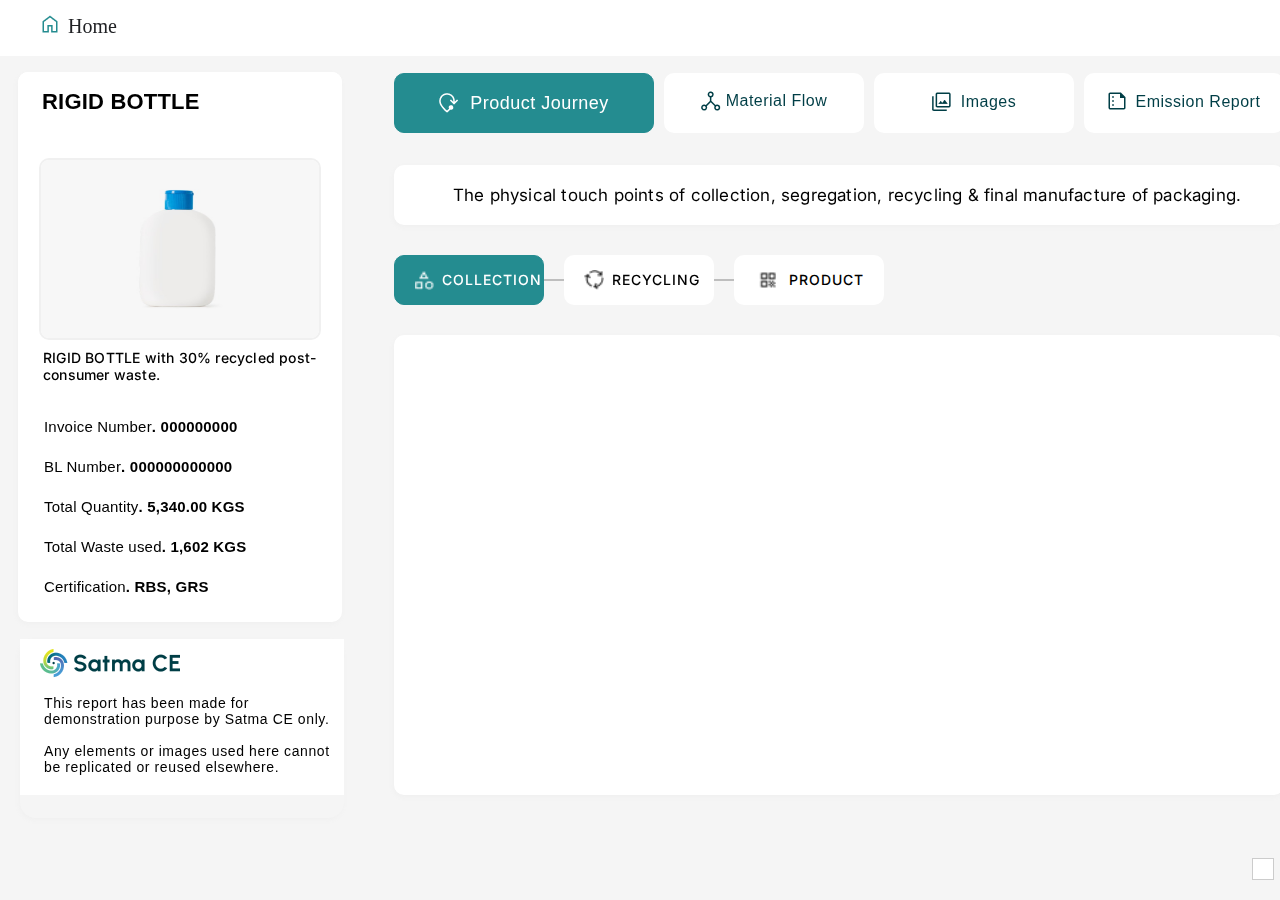
<file: index.html>
<!DOCTYPE html>
<html lang="en">

<head>
    <meta charset="UTF-8">
    <meta name="viewport" content="width=device-width, initial-scale=1.0">
    <meta http-equiv="Content-Type" content="text/html; charset=utf-8">
    <title>Satma CE | Mumbai</title>


    <!-- gooogle font -->
    <link rel="preconnect" href="https://fonts.googleapis.com">
    <link rel="preconnect" href="https://fonts.gstatic.com" crossorigin>
    <link href="https://fonts.googleapis.com/css2?family=Inter:wght@400;600&display=swap" rel="stylesheet">
    <!-- External/Main CSS -->
    <link rel="stylesheet" href="./assets/css/style.css">
    <!-- Favicon -->
    <link rel="shortcut icon" href="./assets/images/favicon.png" type="image/x-icon">
    <!-- MapBox GL CSS -->
    <link rel="stylesheet" href="https://api.mapbox.com/mapbox-gl-js/v2.14.1/mapbox-gl.css">
</head>

<body>
    <div class="nav-bar">
        <a href="https://staging.satmace.com/organisation/dashboard">
            <div type="button" class="nav-button">
                <img src="assets\images\gallery\HOME-icon.png" alt="Plastic Bags" id="imagePlasticBags1"> &nbsp;Home
            </div>
        </a>
    </div>

    <main class="website-container">


        <!-- Left Side Panel -->
        <div class="company-logo">
            <a href="https://staging.satmace.com/organisation/dashboard">
                <div type="button" class="btn-click1 ">
                    <img src="assets\images\gallery\HOME-icon.png" alt="Plastic Bags" id="imagePlasticBags1">Home
                </div>
            </a>
            <a href="SATMA CE.pdf" download id="downloadLink"><img src="assets\images\gallery\Download-icon.png"
                    alt="HamBurger Icon" id="hamburgerIcon"></a>
        </div>

        <div class="sidePanelInfo">
            <!-- Company information - top -->
            <!-- <div class="company-info-container">
                <div class="company-logo">
                    <img src="./assets/images/company-logo.png" alt="Satma CE Logo" id="imageLogo">
                    <a href="SATMA CE.pdf" download id="downloadLink"><img src="./assets/images/hamburger-icon.png" alt="HamBurger Icon" id="hamburgerIcon"></a>
                </div>
    
                <div class="company-description">
                    <p id="description-text">This report has been made for demonstration purpose by Satma CE only.
                        <br><br>Any elements or images used here cannot be replicated or reused elsewhere.</p>
                </div>
            </div> -->


            <!-- product information - bottom -->
            <div class="product-info-container">
                <div class="product-title">
                    <span id="pt-title">RIGID BOTTLE</span><span id="pt-company"></span>
                </div>
                <img src="assets\images\product.jpeg" alt="Plastic Bags" id="imageBags">
                <!-- <img src="./assets/images/recycle-workers.png" alt="Recycle Workers" id="imageRecycle"> -->

                <p id="pt-description">RIGID BOTTLE with 30% recycled post-consumer waste.</p>
                <div class="product-info">

                    <div class="company-info">
                        <p>Invoice Number<b>. 000000000</b> </p>
                    </div>
                    <div class="company-info">
                        <p>BL Number<b>. 000000000000</b> </p>
                    </div>
                    <div class="company-info">
                        <p>Total Quantity<b>. 5,340.00 KGS</b> </p>
                    </div>
                    <div class="company-info">
                        <p>Total Waste used<b>. 1,602 KGS</b> </p>
                    </div>
                    <div class="company-info">
                        <p>Certification<b>. RBS, GRS</b> </p>
                    </div>

                    <!-- <p>Invoice Number : <b> 000000000</b> </p>
                        <p>BL Number : <b>000000000000</b> </p>
                        <p>Total Quantity : <b>5,340.00 KGS</b> </p>
                        <p>Total Waste used : <b>1,602 KGS</b> </p> -->
                </div>
                <!-- <img src="assets\images\product.jpeg" alt="Plastic Bags" id="imageBags"> -->
            </div>

            <div class="company-info-container">
                <div class="company-logo1 ">
                    <img src="assets\images\Satma-Logo.png" alt="Plastic Bags" id="imagePlasticBags1">
                    <a href="SATMA CE.pdf" download id="downloadLink"><img src="./assets/images/hamburger-icon.png"
                            alt="HamBurger Icon" id="hamburgerIcon"></a>
                </div>

                <div class="company-description">
                    <p id="description-text">This report has been made for demonstration purpose by Satma CE only.
                        <br><br>Any elements or images used here cannot be replicated or reused elsewhere.
                    </p>
                </div>
            </div>
        </div>


        <!-- Product description mobile -->
        <div class="product-description-mobile">
            <div class="product-image-content">
                <img src="assets\images\product.jpeg" alt="Plastic Bags" id="imagePlasticBags">
            </div>
            <div class="product-info-content">
                <div class="title-info">
                    <span id="pt-title-info"> RIGID BOTTLE</span><span id="pt-code"></span>
                </div>
                <div class="description-info">
                    <p class="pt-info">Waste Used <br>30% HDPE</p>
                </div>
            </div>
        </div>

        <!-- Right Side Panel -->
        <div class="sidePanelProduct">
            <!-- Pages listing -->
            <div class="product-workflow-container">

                <a class="product-content active">
                    <!-- <div> -->
                    <!-- class="product-workflow-title" -->
                    <div class="icon-color active" id="icon-color">
                        <article class="icon-container"><img src="assets\images\gallery\product-journey.png" alt=""
                                class="default-icon"><img src="assets\images\gallery\Vectorproduct-white.png" alt=""
                                class="active-icon">&nbsp; Product Journey
                        </article>
                        <!-- </div> -->
                    </div>
                    <!-- <div class="product-workflow-description">
                        <p>The physical touch points of collection, segregation, recycling & final manufacture of
                            packaging.</p>
                    </div> -->
                </a>

                <a href="./material.html" class="product-content">
                    <div class="product-workflow-title">
                        <div class="icon-color" id="icon-color">
                            <article class="icon-container"><img src="assets\images\gallery\material-flow.png" alt=""
                                    class="default-icon">
                                <img src="assets\images\gallery\Vectormaterial-flow-white'.png" alt=""
                                    class="active-icon"> &nbsp;Material Flow
                            </article>
                        </div>
                    </div>
                    <!-- <div class="product-workflow-description">
                        <p>Flow of waste material from the point of collection to development of final invoiced
                            packaging.</p>
                    </div> -->
                </a>

                <a href="./images.html" class="product-content">
                    <div class="product-workflow-title">
                        <div class="icon-color" id="icon-color">
                            <article class="icon-container"><img src="assets\images\gallery\image-flow.png" alt=""
                                    class="default-icon">
                                <img src="assets\images\gallery\Vectorimage-white.png" alt="" class="active-icon">&nbsp;
                                Images
                            </article>
                        </div>
                    </div>
                    <!-- <div class="product-workflow-description">
                        <p>The images at every touch point from collection of waste to manufacture of final
                            product/packaging made from waste.</p>
                    </div> -->
                </a>

                <a href="./report.html" class="product-content">
                    <div class="product-workflow-title">
                        <div class="icon-color" id="icon-color">
                            <article class="icon-container"><img src="assets\images\gallery\emisson-report.png" alt=""
                                    class="default-icon">
                                <img src="assets\images\gallery\Vectoremisson-white.png" alt=""
                                    class="active-icon">&nbsp; Emission Report
                            </article>
                        </div>
                    </div>
                    <!-- <div class="product-workflow-description">
                        <p>Tracking environmental impact with Satma CE's powerful analytics</p>
                    </div> -->
                </a>

            </div>

            <div class="product-map-info">
                <p>The physical touch points of collection, segregation, recycling & final manufacture of packaging.</p>
            </div>

            <!-- buttons mapping -->
            <div class="map-button-container">
                <!-- Progress Bar -->
                <div class="progress-bar-container">

                    <!-- Buttons -->
                    <div class="buttons-container" id="btn1">
                        <div type="button" class="btn-click active" data="1">

                            <img src="assets\images\gallery\collection.png" alt="Collection Icon"
                                class="btn-icons default-icon"><img
                                src="assets\images\gallery\Vectorcollection-white.png" alt=""
                                class="btn-icons active-icon">Collection

                        </div>

                    </div>

                    <!-- <div class="buttons-container">
                        <button type="button" class="btn-click" data="2">
                            <img src="./assets/images/segregation-icon.png" alt="Collection Icon" class="btn-icons">
                        </button>
                        <label class="btn-text">Segregation</label>
                         </div> -->

                    <div class="buttons-container" data="3">
                        <div type="button" class="btn-click" data="3">
                            <img src="assets\images\gallery\recycling.png" alt="Collection Icon"
                                class="btn-icons default-icon"><img src="assets\images\gallery\Vectorrecycle-white.png"
                                alt="" class="btn-icons active-icon">
                            Recycling
                        </div>
                    </div>

                    <div class="buttons-container" data="4">
                        <div type="button" class="btn-click" data="4">
                            <img src="assets\images\gallery\product.png" alt="Collection Icon "
                                class="btn-icons default-icon"><img src="assets\images\gallery\product-white.png" alt=""
                                class="btn-icons active-icon">
                            Product
                        </div>

                    </div>


                </div>
            </div>

            <!-- New Map Container -->
            <div class="mapbox-container">
                <div class="map-content map-active" id="mapbox1">
                    <div id="infoBox"></div>
                </div>

                <div class="map-content map-active" id="mapbox2"></div>

                <div class="map-content map-active" id="mapbox3">
                    <div id="infoBox3"></div>
                </div>

                <div class="map-content map-active" id="mapbox4">
                    <div id="infoBox4"></div>
                </div>
            </div>

            <!-- Progress bar -->
            <div class="progressbar"></div>

        </div>
    </main>

    <!-- MapBox GL JS -->
    <script src="https://api.mapbox.com/mapbox-gl-js/v2.14.1/mapbox-gl.js" defer></script>
    <script src="./assets/js/map.js" defer></script>
    <!-- JavaScript -->
    <script src="./assets/js/script.js" defer></script>
</body>

</html>
</file>
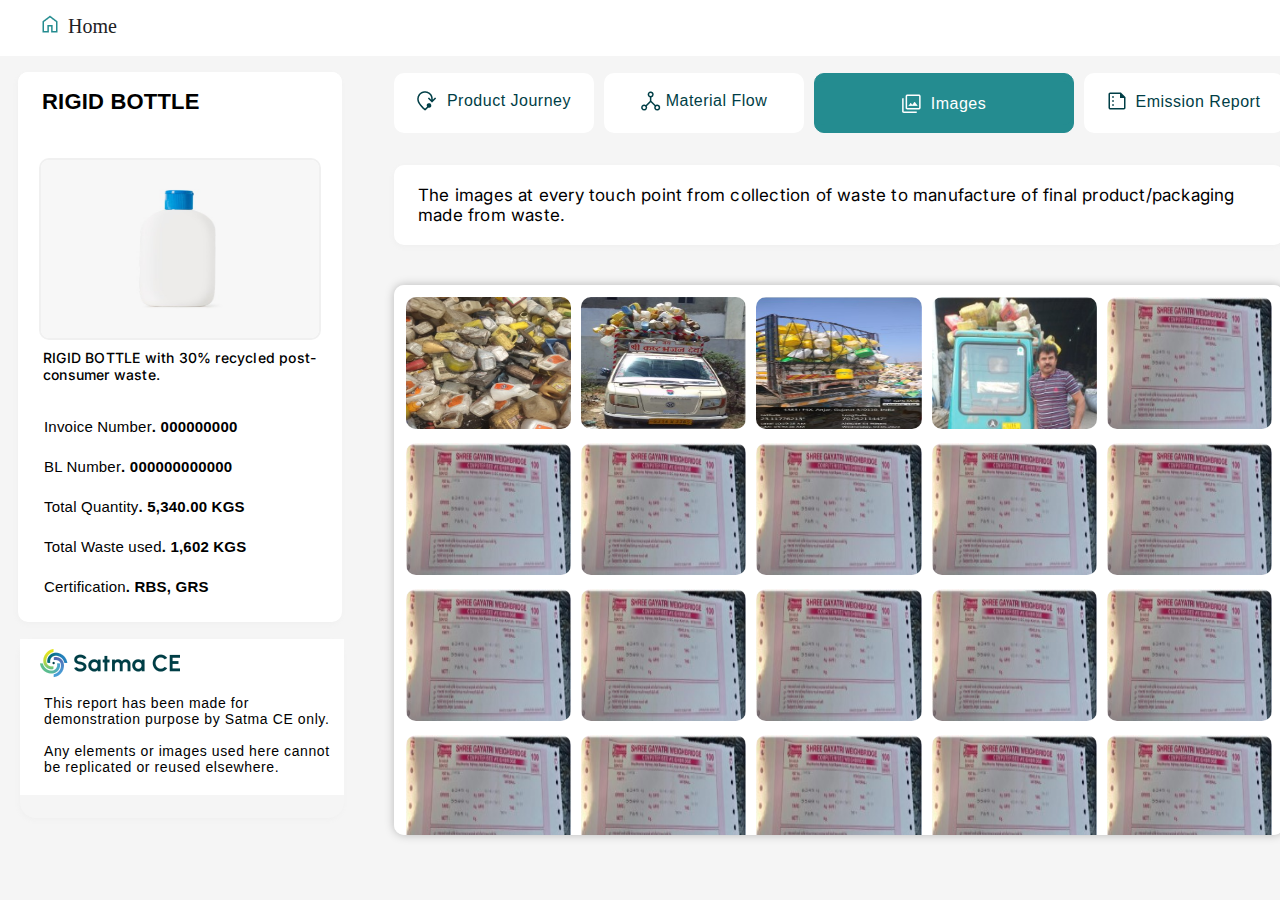
<file: images.html>
<!DOCTYPE html>
<html lang="en">

<head>
    <meta charset="UTF-8">
    <meta name="viewport" content="width=device-width, initial-scale=1.0">
    <meta http-equiv="Content-Type" content="text/html; charset=utf-8">
    <title>Satma CE | Mumbai</title>

    <link rel="preconnect" href="https://fonts.googleapis.com">
    <link rel="preconnect" href="https://fonts.gstatic.com" crossorigin>
    <link href="https://fonts.googleapis.com/css2?family=Inter:wght@400;600&display=swap" rel="stylesheet">
    <!-- External CSS -->
    <link rel="stylesheet" href="./assets/css/style.css">
    <!-- Images CSS -->
    <link rel="stylesheet" href="./assets/css/images.css">
    <!-- Favicon -->
    <link rel="shortcut icon" href="./assets/images/favicon.png" type="image/x-icon">
</head>

<body>

    <div class="nav-bar">
        <a href="https://staging.satmace.com/organisation/dashboard">
            <div type="button" class="nav-button">
                <img src="assets\images\gallery\HOME-icon.png" alt="Plastic Bags" id="imagePlasticBags1"> &nbsp;Home
            </div>
        </a>
    </div>

    <main class="website-container">

        <!-- Left Side Panel -->
        <div class="company-logo">
            <div type="button" class="btn-click1 ">
                <img src="assets\images\gallery\HOME-icon.png" alt="Plastic Bags" id="imagePlasticBags1">HOME
            </div>
            <a href="SATMA CE.pdf" download id="downloadLink"><img src="assets\images\gallery\Download-icon.png"
                    alt="HamBurger Icon" id="hamburgerIcon"></a>
        </div>

        <div class="sidePanelInfo">
            <!-- Company information - top -->
            <!-- <div class="company-info-container">
                <div class="company-logo">
                    <img src="./assets/images/company-logo.png" alt="Satma CE Logo" id="imageLogo">
                    <a href="SATMA CE.pdf" download><img src="./assets/images/hamburger-icon.png" alt="HamBurger Icon" id="hamburgerIcon"></a>
                </div>
    
                <div class="company-description">
                    <p id="description-text">This report has been made for demonstration purpose by Satma CE only.
                        <br><br>Any elements or images used here cannot be replicated or reused elsewhere.</p>
                </div>
            </div> -->

            <!-- product information - bottom -->
            <div class="product-info-container">
                <div class="product-title">
                    <span id="pt-title">RIGID BOTTLE</span><span id="pt-company"></span>
                </div>
                <img src="assets\images\product.jpeg" alt="Plastic Bags" id="imageBags">
                <!-- <img src="./assets/images/recycle-workers.png" alt="Recycle Workers" id="imageRecycle"> -->

                <p id="pt-description">RIGID BOTTLE with 30% recycled post-consumer waste.</p>
                <div class="product-info">

                    <div class="company-info">
                        <p>Invoice Number<b>. 000000000</b> </p>
                    </div>
                    <div class="company-info">
                        <p>BL Number<b>. 000000000000</b> </p>
                    </div>
                    <div class="company-info">
                        <p>Total Quantity<b>. 5,340.00 KGS</b> </p>
                    </div>
                    <div class="company-info">
                        <p>Total Waste used<b>. 1,602 KGS</b> </p>
                    </div>
                    <div class="company-info">
                        <p>Certification<b>. RBS, GRS</b> </p>
                    </div>

                    <!-- <p>Invoice Number : <b> 000000000</b> </p>
                        <p>BL Number : <b>000000000000</b> </p>
                        <p>Total Quantity : <b>5,340.00 KGS</b> </p>
                        <p>Total Waste used : <b>1,602 KGS</b> </p> -->
                </div>
                <!-- <img src="assets\images\product.jpeg" alt="Plastic Bags" id="imageBags"> -->
            </div>

            <div class="company-info-container">
                <div class="company-logo1">
                    <img src="assets\images\Satma-Logo.png" alt="Plastic Bags" id="imagePlasticBags1">
                    <a href="SATMA CE.pdf" download id="downloadLink"><img src="./assets/images/hamburger-icon.png"
                            alt="HamBurger Icon" id="hamburgerIcon"></a>
                </div>

                <div class="company-description">
                    <p id="description-text">This report has been made for demonstration purpose by Satma CE only.
                        <br><br>Any elements or images used here cannot be replicated or reused elsewhere.
                    </p>
                </div>
            </div>

        </div>

        <!-- Product description mobile -->
        <div class="product-description-mobile">
            <div class="product-image-content">
                <img src="assets\images\product.jpeg" alt="Plastic Bags" id="imagePlasticBags">
            </div>
            <div class="product-info-content">
                <div class="title-info">
                    <span id="pt-title-info"> RIGID BOTTLE</span><span id="pt-code"></span>
                </div>
                <div class="description-info">
                    <p class="pt-info">Waste Used <br>30% HDPE</p>
                </div>
            </div>
        </div>

        <!-- Right Side Panel -->
        <div class="sidePanelProduct">
            <!-- Pages listing -->
            <div class="product-workflow-container">

                <a href="./index.html" class="product-content">
                    <div class="product-workflow-title">
                        <div class="icon-color" id="icon-color">
                            <article class="icon-container">
                                <img src="assets\images\gallery\product-journey.png" alt="" class="default-icon"><img
                                    src="assets\images\gallery\Vectorproduct-white.png" alt=""
                                    class="active-icon">&nbsp;
                                Product Journey
                            </article>
                        </div>
                    </div>
                    <!-- <div class="product-workflow-description">
                        <p>The physical touch points of collection, segregation, recycling & final manufacture of packaging.</p>
                    </div> -->
                </a>

                <a href="./material.html" class="product-content">
                    <div class="product-workflow-title">
                        <div class="icon-color " id="icon-color">
                            <article class="icon-container"><img src="assets\images\gallery\material-flow.png" alt=""
                                    class="default-icon">
                                <img src="assets\images\gallery\Vectormaterial-flow-white'.png" alt=""
                                    class="active-icon"> &nbsp;Material Flow
                            </article>
                        </div>
                    </div>
                    <!-- <div class="product-workflow-description">
                        <p>Flow of waste material from the point of collection to development of final invoiced packaging.</p>
                    </div> -->
                </a>

                <a class="product-content active">
                    <div class="product-workflow-title">
                        <div class="icon-color active" id="icon-color">
                            <article class="icon-container"><img src="assets\images\gallery\image-flow.png" alt=""
                                    class="default-icon">
                                <img src="assets\images\gallery\Vectorimage-white.png" alt="" class="active-icon">&nbsp;
                                Images
                            </article>
                        </div>
                    </div>
                    <!-- <div class="product-workflow-description">
                        <p>The images at every touch point from collection of waste to manufacture of final product/packaging made from waste.</p>
                    </div> -->
                </a>

                <a href="./report.html" class="product-content">
                    <div class="product-workflow-title">
                        <div class="icon-color" id="icon-color">
                            <article class="icon-container"><img src="assets\images\gallery\emisson-report.png" alt=""
                                    class="default-icon">
                                <img src="assets\images\gallery\Vectoremisson-white.png" alt=""
                                    class="active-icon">&nbsp; Emission Report
                            </article>
                        </div>
                    </div>
                    <!-- <div class="product-workflow-description">
                        <p>Tracking environmental impact with Satma CE's powerful analytics</p>
                    </div> -->
                </a>

            </div>

            <div class="product-map-info">
                <p>The images at every touch point from collection of waste to manufacture of final product/packaging
                    made from waste.</p>
            </div>

            <!-- buttons mapping -->
            <div class="map-button-container">
                <!-- Progress Bar -->
                <div class="progress-bar-container1">

                    <!-- Buttons -->
                    <!-- <div class="buttons-container" id="btn1">
                        <button type="button" class="btn-click active" data="1">
                            <img src="./assets/images/collection-icon.png" alt="Collection Icon" class="btn-icons">
                        </button>
                        <label class="btn-text">Collection</label>
                    </div> -->

                    <!-- <div class="buttons-container">
                        <button type="button" class="btn-click" data="2">
                            <img src="./assets/images/segregation-icon.png" alt="Collection Icon" class="btn-icons">
                        </button>
                        <label class="btn-text">Segregation</label>
                    </div>
            
                    <div class="buttons-container" data="3">
                        <button type="button" class="btn-click" data="3">
                            <img src="./assets/images/recycling-icon.png" alt="Collection Icon" class="btn-icons">
                        </button>
                        <label class="btn-text">Recycling</label>
                    </div> -->

                    <!-- <div class="buttons-container" data="4">
                        <button type="button" class="btn-click" data="4">
                            <img src="./assets/images/product-icon.png" alt="Collection Icon" class="btn-icons">
                        </button>
                        <label class="btn-text">Product</label>
                    </div> -->

                </div>
            </div>

            <!-- Image Gallery -->
            <div class="image-gallery-container">
                <div class="image-content">
                    <img src="./assets/images/gallery/collection-1.jpg" alt="collection-1" class="imageGallery">
                </div>

                <div class="image-content">
                    <img src="./assets/images/gallery/collection-2.jpg" alt="collection-2" class="imageGallery">
                </div>

                <div class="image-content">
                    <img src="./assets/images/gallery/collection-3.jpg" alt="collection-3" class="imageGallery">
                </div>

                <div class="image-content">
                    <img src="./assets/images/gallery/collection-4.jpg" alt="collection-4" class="imageGallery">
                </div>

                <div class="image-content">
                    <img src="./assets/images/gallery/collection-5.jpg" alt="collection-5" class="imageGallery">
                </div>
                <div class="image-content">
                    <img src="./assets/images/gallery/collection-5.jpg" alt="collection-5" class="imageGallery">
                </div>
                <div class="image-content">
                    <img src="./assets/images/gallery/collection-5.jpg" alt="collection-5" class="imageGallery">
                </div>
                <div class="image-content">
                    <img src="./assets/images/gallery/collection-5.jpg" alt="collection-5" class="imageGallery">
                </div>
                <div class="image-content">
                    <img src="./assets/images/gallery/collection-5.jpg" alt="collection-5" class="imageGallery">
                </div>
                <div class="image-content">
                    <img src="./assets/images/gallery/collection-5.jpg" alt="collection-5" class="imageGallery">
                </div>
                <div class="image-content">
                    <img src="./assets/images/gallery/collection-5.jpg" alt="collection-5" class="imageGallery">
                </div>
                <div class="image-content">
                    <img src="./assets/images/gallery/collection-5.jpg" alt="collection-5" class="imageGallery">
                </div>
                <div class="image-content">
                    <img src="./assets/images/gallery/collection-5.jpg" alt="collection-5" class="imageGallery">
                </div>
                <div class="image-content">
                    <img src="./assets/images/gallery/collection-5.jpg" alt="collection-5" class="imageGallery">
                </div>
                <div class="image-content">
                    <img src="./assets/images/gallery/collection-5.jpg" alt="collection-5" class="imageGallery">
                </div>
                <div class="image-content">
                    <img src="./assets/images/gallery/collection-5.jpg" alt="collection-5" class="imageGallery">
                </div>
                <div class="image-content">
                    <img src="./assets/images/gallery/collection-5.jpg" alt="collection-5" class="imageGallery">
                </div>
                <div class="image-content">
                    <img src="./assets/images/gallery/collection-5.jpg" alt="collection-5" class="imageGallery">
                </div>
                <div class="image-content">
                    <img src="./assets/images/gallery/collection-5.jpg" alt="collection-5" class="imageGallery">
                </div>
                <div class="image-content">
                    <img src="./assets/images/gallery/collection-5.jpg" alt="collection-5" class="imageGallery">
                </div>
                <div class="image-content">
                    <img src="./assets/images/gallery/collection-5.jpg" alt="collection-5" class="imageGallery">
                </div>
                <div class="image-content">
                    <img src="./assets/images/gallery/collection-5.jpg" alt="collection-5" class="imageGallery">
                </div>
                <div class="image-content">
                    <img src="./assets/images/gallery/collection-5.jpg" alt="collection-5" class="imageGallery">
                </div>
                <div class="image-content">
                    <img src="./assets/images/gallery/collection-5.jpg" alt="collection-5" class="imageGallery">
                </div>
                <div class="image-content">
                    <img src="./assets/images/gallery/collection-5.jpg" alt="collection-5" class="imageGallery">
                </div>
                <!-- <div class="image-content">
                    <img src="./assets/images/gallery/collection-6.jpeg" alt="collection-5" class="imageGallery">
                </div> -->
            </div>

            <!-- Progress bar -->
            <!-- <div class="progressbar"></div> -->

        </div>
    </main>

    <!-- JavaScript -->
    <script src="./assets/js/script.js" defer></script>
</body>

</html>
</file>
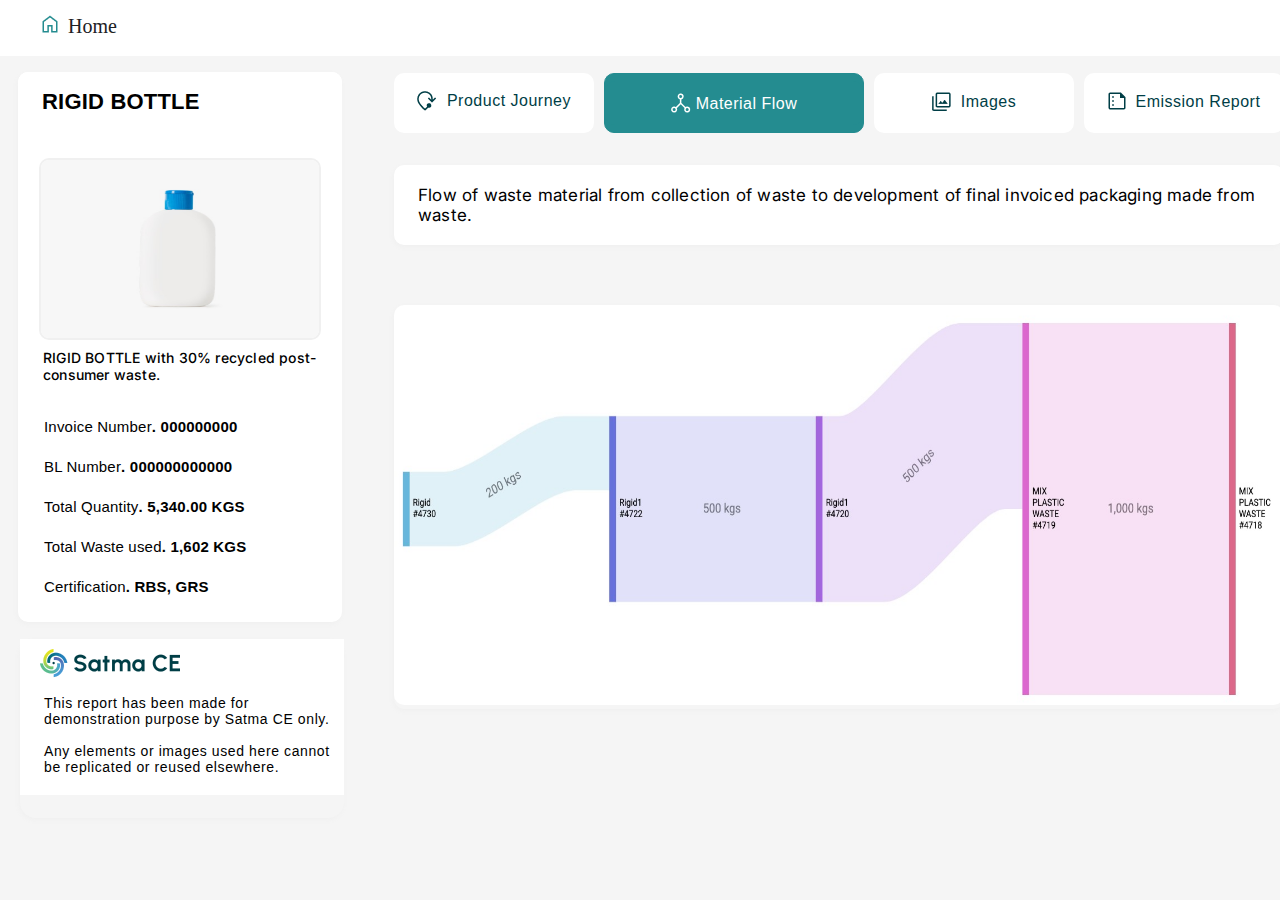
<file: material.html>
<!DOCTYPE html>
<html lang="en">

<head>
    <meta charset="UTF-8">
    <meta name="viewport" content="width=device-width, initial-scale=1.0">
    <meta http-equiv="Content-Type" content="text/html; charset=utf-8">
    <title>Satma CE | Mumbai</title>

    <link rel="preconnect" href="https://fonts.googleapis.com">
    <link rel="preconnect" href="https://fonts.gstatic.com" crossorigin>
    <link href="https://fonts.googleapis.com/css2?family=Inter:wght@400;600&display=swap" rel="stylesheet">
    <!-- External/Main CSS -->
    <link rel="stylesheet" href="./assets/css/style.css">
    <!-- Current Page CSS -->
    <link rel="stylesheet" href="./assets/css/material.css">
    <!-- Favicon -->
    <link rel="shortcut icon" href="./assets/images/favicon.png" type="image/x-icon">
</head>

<body>

    <div class="nav-bar">
        <a href="https://staging.satmace.com/organisation/dashboard">
            <div type="button" class="nav-button">
                <img src="assets\images\gallery\HOME-icon.png" alt="Plastic Bags" id="imagePlasticBags1"> &nbsp;Home
            </div>
        </a>
    </div>

    <main class="website-container">

        <div class="company-logo">
            <div type="button" class="btn-click1 ">
                <img src="assets\images\gallery\HOME-icon.png" alt="Plastic Bags" id="imagePlasticBags1">HOME
            </div>
            <a href="SATMA CE.pdf" download id="downloadLink"><img src="assets\images\gallery\Download-icon.png"
                    alt="HamBurger Icon" id="hamburgerIcon"></a>
        </div>

        <!-- Left Side Panel -->
        <div class="sidePanelInfo">
            <!-- Company information - top -->
            <!-- <div class="company-info-container">
                <div class="company-logo">
                    <img src="./assets/images/company-logo.png" alt="Satma CE Logo" id="imageLogo">
                    <a href="SATMA CE.pdf" download><img src="./assets/images/hamburger-icon.png" alt="HamBurger Icon" id="hamburgerIcon"></a>
                </div>
    
                <div class="company-description">
                    <p id="description-text">This report has been made for demonstration purpose by Satma CE only.
                        <br><br>Any elements or images used here cannot be replicated or reused elsewhere.</p>
                </div>
            </div> -->

            <!-- product information - bottom -->
            <div class="product-info-container">
                <div class="product-title">
                    <span id="pt-title">RIGID BOTTLE</span><span id="pt-company"></span>
                </div>
                <img src="assets\images\product.jpeg" alt="Plastic Bags" id="imageBags">
                <!-- <img src="./assets/images/recycle-workers.png" alt="Recycle Workers" id="imageRecycle"> -->

                <p id="pt-description">RIGID BOTTLE with 30% recycled post-consumer waste.</p>
                <div class="product-info">

                    <div class="company-info">
                        <p>Invoice Number<b>. 000000000</b> </p>
                    </div>
                    <div class="company-info">
                        <p>BL Number<b>. 000000000000</b> </p>
                    </div>
                    <div class="company-info">
                        <p>Total Quantity<b>. 5,340.00 KGS</b> </p>
                    </div>
                    <div class="company-info">
                        <p>Total Waste used<b>. 1,602 KGS</b> </p>
                    </div>
                    <div class="company-info">
                        <p>Certification<b>. RBS, GRS</b> </p>
                    </div>

                    <!-- <p>Invoice Number : <b> 000000000</b> </p>
                        <p>BL Number : <b>000000000000</b> </p>
                        <p>Total Quantity : <b>5,340.00 KGS</b> </p>
                        <p>Total Waste used : <b>1,602 KGS</b> </p> -->
                </div>
                <!-- <img src="assets\images\product.jpeg" alt="Plastic Bags" id="imageBags"> -->
            </div>

            <div class="company-info-container">
                <div class="company-logo1">
                    <img src="assets\images\Satma-Logo.png" alt="Plastic Bags" id="imagePlasticBagsq">
                    <a href="SATMA CE.pdf" download id="downloadLink"><img src="./assets/images/hamburger-icon.png"
                            alt="HamBurger Icon" id="hamburgerIcon"></a>
                </div>

                <div class="company-description">
                    <p id="description-text">This report has been made for demonstration purpose by Satma CE only.
                        <br><br>Any elements or images used here cannot be replicated or reused elsewhere.
                    </p>
                </div>
            </div>

        </div>

        <!-- Product description mobile -->
        <div class="product-description-mobile">
            <div class="product-image-content">
                <img src="assets\images\product.jpeg" alt="Plastic Bags" id="imagePlasticBags">
            </div>
            <div class="product-info-content">
                <div class="title-info">
                    <span id="pt-title-info"> RIGID BOTTLE</span><span id="pt-code"></span>
                </div>
                <div class="description-info">
                    <p class="pt-info">Waste Used <br>30 HDPE</p>
                </div>
            </div>
        </div>

        <!-- Right Side Panel -->
        <div class="sidePanelProduct">
            <!-- Pages listing -->
            <div class="product-workflow-container">

                <a href="./index.html" class="product-content">
                    <div class="product-workflow-title">
                        <div class="icon-color" id="icon-color">
                            <article class="icon-container"><img src="assets\images\gallery\product-journey.png" alt=""
                                    class="default-icon"><img src="assets\images\gallery\Vectorproduct-white.png" alt=""
                                    class="active-icon">&nbsp; Product Journey
                            </article>
                        </div>
                    </div>
                    <!-- <div class="product-workflow-description">
                        <p>The physical touch points of collection, segregation, recycling & final manufacture of packaging.</p>
                    </div> -->
                </a>

                <a class="product-content active">
                    <div class="product-workflow-title">
                        <div class="icon-color active" id="icon-color">
                            <article class="icon-container"><img src="assets\images\gallery\material-flow.png" alt=""
                                    class="default-icon">
                                <img src="assets\images\gallery\Vectormaterial-flow-white'.png" alt=""
                                    class="active-icon"> &nbsp;Material Flow
                            </article>
                        </div>
                    </div>
                    <!-- <div class="product-workflow-description">
                        <p>Flow of waste material from the point of collection to development of final invoiced packaging.</p>
                    </div> -->
                </a>

                <a href="./images.html" class="product-content">
                    <div class="product-workflow-title">
                        <div class="icon-color" id="icon-color">
                            <article class="icon-container"><img src="assets\images\gallery\image-flow.png" alt=""
                                    class="default-icon">
                                <img src="assets\images\gallery\Vectorimage-white.png" alt="" class="active-icon">&nbsp;
                                Images
                            </article>
                        </div>
                    </div>

                    <!-- <div class="product-workflow-description">
                        <p>The images at every touch point from collection of waste to manufacture of final product/packaging made from waste.</p>
                    </div> -->
                </a>

                <a href="./report.html" class="product-content">
                    <div class="product-workflow-title">
                        <div class="icon-color" id="icon-color">
                            <article class="icon-container"><img src="assets\images\gallery\emisson-report.png" alt=""
                                    class="default-icon">
                                <img src="assets\images\gallery\Vectoremisson-white.png" alt=""
                                    class="active-icon">&nbsp; Emission Report
                            </article>
                        </div>
                    </div>
                    <!-- <div class="product-workflow-description">
                        <p>Tracking environmental impact with Satma CE's powerful analytics</p>
                    </div> -->
                </a>

            </div>

            <!-- material description -->
            <!-- <div class="material-container">
                <div class="material-title">
                    <h3>Material Journey :</h3>
                </div>
                <div class="material-description">
                    <br>

                    <p>Flow of waste material from collection of waste to development of final invoiced packaging made
                        from waste.</p>
                    <br> -->
            <!-- </div> -->
            <!-- </div>  -->
            <div class="product-map-info">
                <p>Flow of waste material from collection of waste to development of final invoiced packaging made from
                    waste.</p>
            </div>

            <!-- Workflow chart -->

            <script src="//cdn.amcharts.com/lib/4/core.js"></script>
            <script src="//cdn.amcharts.com/lib/4/charts.js"></script>
            <script src="//cdn.amcharts.com/lib/4/themes/animated.js"></script>
            <script src="//cdn.amcharts.com/lib/4/themes/material.js"></script>
            <script src="//cdn.amcharts.com/lib/4/themes/dark.js"></script>
            <script src="//cdn.amcharts.com/lib/4/themes/kelly.js"></script>
            <div class="material-flow-chart">
                <!-- <div id="chartdiv imageMaterialFlow" class=" imageMaterialFlow"></div> -->
                <img src="assets\images\Material-flow.jpeg" alt="Material Flow Chart" id="imageMaterialFlow">
            </div>

        </div>
    </main>

     <!-- JavaScript -->
     <script src="./assets/js/sankey.js" defer></script>

</body>

</html>
</file>
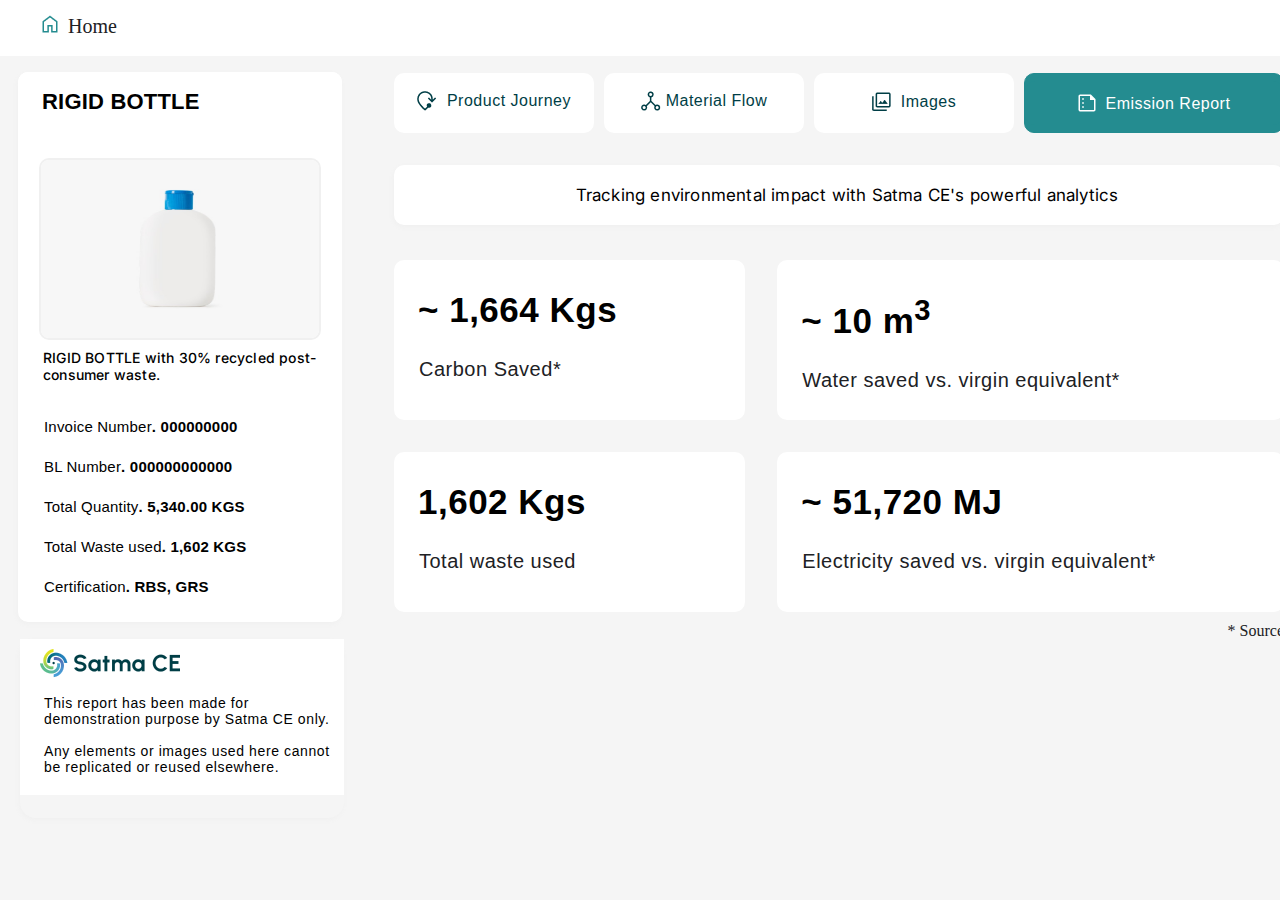
<file: report.html>
<!DOCTYPE html>
<html lang="en">

<head>
    <meta charset="UTF-8">
    <meta name="viewport" content="width=device-width, initial-scale=1.0">
    <meta http-equiv="Content-Type" content="text/html; charset=utf-8">
    <title>Satma CE | Mumbai</title>

    <link rel="preconnect" href="https://fonts.googleapis.com">
    <link rel="preconnect" href="https://fonts.gstatic.com" crossorigin>
    <link href="https://fonts.googleapis.com/css2?family=Inter:wght@400;600&display=swap" rel="stylesheet">

    <!-- External CSS -->
    <link rel="stylesheet" href="./assets/css/style.css">
    <!-- Current Page CSS -->
    <link rel="stylesheet" href="./assets/css/report.css">
    <!-- Favicon -->
    <link rel="shortcut icon" href="./assets/images/favicon.png" type="image/x-icon">
</head>

<body>

    <div class="nav-bar">
        <a href="https://staging.satmace.com/organisation/dashboard">
            <div type="button" class="nav-button">
                <img src="assets\images\gallery\HOME-icon.png" alt="Plastic Bags" id="imagePlasticBags1"> &nbsp;Home
            </div>
        </a>
    </div>
    
    <main class="website-container">

        <div class="company-logo">
            <div type="button" class="btn-click1 ">
                <img src="assets\images\gallery\HOME-icon.png" alt="Plastic Bags" id="imagePlasticBags1">HOME
            </div>
            <a href="SATMA CE.pdf" download id="downloadLink"><img src="assets\images\gallery\Download-icon.png"
                    alt="HamBurger Icon" id="hamburgerIcon"></a>
        </div>

        <!-- Left Side Panel -->
        <div class="sidePanelInfo">
            <!-- Company information - top -->
            <!-- <div class="company-info-container">
                <div class="company-logo">
                    <img src="./assets/images/company-logo.png" alt="Satma CE Logo" id="imageLogo">
                    <a href="SATMA CE.pdf" download><img src="./assets/images/hamburger-icon.png" alt="HamBurger Icon" id="hamburgerIcon"></a>
                </div>
    
                <div class="company-description">
                    <p id="description-text">This report has been made for demonstration purpose by Satma CE only.
                        <br><br>Any elements or images used here cannot be replicated or reused elsewhere.</p>
                </div>
            </div> -->

            <!-- product information - bottom -->
            <div class="product-info-container">
                <div class="product-title">
                    <span id="pt-title">RIGID BOTTLE</span><span id="pt-company"></span>
                </div>
                <img src="assets\images\product.jpeg" alt="Plastic Bags" id="imageBags">
                <!-- <img src="./assets/images/recycle-workers.png" alt="Recycle Workers" id="imageRecycle"> -->

                <p id="pt-description">RIGID BOTTLE with 30% recycled post-consumer waste.</p>
                <div class="product-info">

                    <div class="company-info">
                        <p>Invoice Number<b>. 000000000</b> </p>
                    </div>
                    <div class="company-info">
                        <p>BL Number<b>. 000000000000</b> </p>
                    </div>
                    <div class="company-info">
                        <p>Total Quantity<b>. 5,340.00 KGS</b> </p>
                    </div>
                    <div class="company-info">
                        <p>Total Waste used<b>. 1,602 KGS</b> </p>
                    </div>
                    <div class="company-info">
                        <p>Certification<b>. RBS, GRS</b> </p>
                    </div>


                </div>

            </div>
            <div class="company-info-container">
                <div class="company-logo1">
                    <img src="assets\images\Satma-Logo.png" alt="Plastic Bags" id="imagePlasticBags1">
                    <a href="SATMA CE.pdf" download id="downloadLink"><img src="./assets/images/hamburger-icon.png"
                            alt="HamBurger Icon" id="hamburgerIcon"></a>
                </div>

                <div class="company-description">
                    <p id="description-text">This report has been made for demonstration purpose by Satma CE only.
                        <br><br>Any elements or images used here cannot be replicated or reused elsewhere.
                    </p>
                </div>
            </div>

        </div>

        <!-- Product description mobile -->
        <div class="product-description-mobile">
            <div class="product-image-content">
                <img src="assets\images\product.jpeg" alt="Plastic Bags" id="imagePlasticBags">
            </div>
            <div class="product-info-content">
                <div class="title-info">
                    <span id="pt-title-info"> RIGID BOTTLE</span><span id="pt-code"> </span>
                </div>
                <div class="description-info">
                    <p class="pt-info">Waste Used <br>30% HDPE</p>
                </div>
            </div>
        </div>

        <!-- Right Side Panel -->
        <div class="sidePanelProduct">
            <!-- Pages listing -->
            <div class="product-workflow-container">

                <a href="./index.html" class="product-content">
                    <div class="product-workflow-title">
                        <div class="icon-color" id="icon-color">
                            <article class="icon-container"><img src="assets\images\gallery\product-journey.png" alt=""
                                    class="default-icon"><img src="assets\images\gallery\Vectorproduct-white.png" alt=""
                                    class="active-icon">&nbsp; Product Journey
                            </article>
                        </div>
                    </div>
                    <!-- <div class="product-workflow-description">
                        <p>The physical touch points of collection, segregation, recycling & final manufacture of packaging.</p>
                    </div> -->
                </a>

                <a href="./material.html" class="product-content">
                    <div class="product-workflow-title">
                        <div class="icon-color" id="icon-color">
                            <article class="icon-container"><img src="assets\images\gallery\material-flow.png" alt=""
                                    class="default-icon">
                                <img src="assets\images\gallery\Vectormaterial-flow-white'.png" alt=""
                                    class="active-icon"> &nbsp;Material Flow
                            </article>
                        </div>
                    </div>
                    <!-- <div class="product-workflow-description">
                        <p>Flow of waste material from the point of collection to development of final invoiced packaging.</p>
                    </div> -->
                </a>

                <a href="./images.html" class="product-content">
                    <div class="product-workflow-title">
                        <div class="icon-color" id="icon-color">
                            <article class="icon-container"><img src="assets\images\gallery\image-flow.png" alt=""
                                    class="default-icon">
                                <img src="assets\images\gallery\Vectorimage-white.png" alt="" class="active-icon">&nbsp;
                                Images
                            </article>
                        </div>
                    </div>
                    <!-- <div class="product-workflow-description">
                        <p>The images at every touch point from collection of waste to manufacture of final product/packaging made from waste.</p>
                    </div> -->
                </a>

                <a class="product-content active">
                    <div class="product-workflow-title">
                        <div class="icon-color active" id="icon-color">
                            <article class="icon-container"><img src="assets\images\gallery\emisson-report.png" alt=""
                                    class="default-icon">
                                <img src="assets\images\gallery\Vectoremisson-white.png" alt=""
                                    class="active-icon">&nbsp; Emission Report
                            </article>
                        </div>
                    </div>
                    <!-- <div class="product-workflow-description">
                        <p>Tracking environmental impact with Satma CE's powerful analytics</p>
                    </div> -->
                </a>

            </div>

            <!-- Green Environment Banner -->
            <div class="product-map-info">
                <p>Tracking environmental impact with Satma CE's powerful analytics</p>
            </div>

            <!-- Stats Report Cards -->
            <div class="stats-report-container">

                <div class="stats-card">
                    <div class="stats-number">
                        <p><b>~</b> 1,664 Kgs</p>
                    </div>
                    <div class="stats-title">
                        <p>Carbon Saved<span>*</span></p>
                    </div>

                </div>

                <div class="stats-card">
                    <div class="stats-number">
                        <p><b>~</b> 10 m<sup>3</sup> </p>
                    </div>
                    <div class="stats-title">
                        <p>Water saved vs. virgin equivalent<span>*</span></p>
                    </div>

                </div>

                <div class="stats-card">
                    <div class="stats-number">
                        <p>1,602 Kgs</p>
                    </div>
                    <div class="stats-title">
                        <p>Total waste used</p>
                    </div>

                </div>

                <div class="stats-card">
                    <div class="stats-number">
                        <p><b>~</b> 51,720 MJ</p>
                    </div>
                    <div class="stats-title">
                        <p>Electricity saved vs. virgin equivalent<span>*</span></p>
                    </div>

                </div>
            </div>
            <div class="srcLink">
                <a href="https://places.thecirculateinitiative.org/" target="_blank"> * Source </a>
            </div>

        </div>
    </main>

</body>

</html>
</file>
<file: assets/css/style.css>
* {
    margin: 0;
    padding: 0;
    box-sizing: border-box;
    /* border: 1px solid red !important; */
}

body {
    min-height: 100vh;
    /* color: #000000; */
    background-color: #F5F5F5;
    /* font-family: 'Inter', sans-serif; */
    /* Trebuchet MS */
    /* font-style: normal;
    font-weight: 400;
    line-height: 16px; */
}

.product-info {
    /* background-color: #248C90; */
    padding-top: 3px;
    padding-left: 0px;
    width: 282px;
    height: 210px;
    margin: 26px 6px 6px;
    border-radius: 10px;
}

#chartdiv {
    font-size: 12px;
    background-color: #FFFFFF;
    width: 100%;
    height: 400px;
    
  }

.product-info p {
    margin-bottom: 20px;

}

a{
    text-decoration: none;
    color:#202124;
    ;
}

/* .product-info p:hover{
    background-color: #1eb95a;
    
} */



/* .company-info:hover {
    background-color: #248C90;
    color: white;
} */

.product-content:hover {
    background-color: #D6D8DC;
    transition: 0.8s ease;
}

.btn-click:hover {
    background-color: #D6D8DC;
    transition: 0.8s ease;
}

/* information box  */
#infoBox,
#infoBox3,
#infoBox4 {
    position: absolute;
    bottom: 20px;
    right: 6px;
    background-color: white;
    padding: 10px;
    border: 1px solid #ccc;
    font-family: Arial, sans-serif;
    font-size: 14px;
    z-index: 1;
}

.srcLink {

    text-align: right;
}

a {
    text-decoration: none;
}

.marker-popup {
    max-width: 250px;
}

.marker-popup img {
    max-width: 100%;
}

/* main */
.website-container {
    display: flex;
    gap: 50px;
}

.sidePanelInfo {
    font-family: 'Urbanist', sans-serif;
    font-size: 14px;
    font-style: normal;
    font-weight: 400;
    line-height: normal;
    letter-spacing: 0.2px;
    width: 360px;
    max-width: 360px;
}

.sidePanelProduct {
    flex: 1;
    max-width: 1280px;
    margin-right: 30px;
}

/* Company information - top */
.company-info-container {

    width: 324px;
    height: 179px;
    margin: 17px 0 0 20px;
    box-shadow: rgb(240, 240, 240) -1px 2px 5px 0px;
    /* border: 1px solid #248C90; */
    border-radius: 16px;
}


.company-logo {
    display: none;
    height: 40px;
    padding: 10px 0 0 20px;
    justify-content: center;
    background: white;
    /* border: 1px solid #248C90; */
    border-radius: 16px 16px ;
}

.company-logo1 {
    height: 40px;
    padding: 10px 0 0 20px;
    justify-content: center;
    /* border-radius: 16px; */
    background: white;
    /* border: 1px solid #248C90; */
    /* border-radius: 10px; */
}

.nav-bar{
    background-color: #FFFFFF;
    height: 56px;
    display: flex;
    font-size: 20px;
    padding : 15px 10px 0 42px;
}

.nav-button:hover{
    background-color: #f0f0f0;
}

.company-info {
    height: 30px;
    background: #FFFFFF;
    /* border: 2px solid #248C90; */
    margin-bottom: 10px;
    border-radius: 10px;
    /* text-align: center; */
    padding: 6px;
    font-size: 15px;
    padding-left: 20px;
}

#imageLogo {
    width: 127px;
    height: 34px;
    margin: 16px 16px 0 24px;
}

#hamburgerIcon {
    display: none;
}

.company-description {
    background-color: #FFFFFF;
    padding: 16px 8px 20px 24px;
}

#description-text {
    font-size: 14px;
    font-weight: normal;
    letter-spacing: 0.6px;
}

/* product information - bottom */
.product-info-container {
    width: 324px;
    height: 550px;
    margin: 16px 0 17px 18px;
    /* border: 1px solid #248C90; */
    background-color: #FFFFFF;
    box-shadow: -1px 2px 5px 0px #F0F0F0;
    border-radius: 10px;
}

.product-title {
    height: 60px;
    font-family: 'Urbanist', sans-serif;
    background: #FFFFFF;
    /* border: 1px solid #248C90; */
    border-radius: 10px;
}

#pt-title {
    display: inline-block;
    
    margin: 20px 0 22px 24px;
    font-size: 22px;
    font-style: normal;
    font-weight: 700;
    line-height: 20px;
}

#pt-company {
    display: inline-block;
    margin-left: 6px;
    font-size: 12px;
}

#imageRecycle {
    width: 214px;
    height: 170px;
    margin: 43px 55px 22px;
}

#pt-description {
    font-family: 'Inter', sans-serif;
    font-style: normal;
    font-weight: 500;
    line-height: normal;
    margin: 0 25px;
    font-size: 14px;
    text-align: left;
}

#imageBags {
    width: 282px;
    height: 182px;
    margin: 26px 21px 6px;
    border-radius: 10px;
    border: 2px solid #f0f0f0;
}

/* product description - mobile */
.product-description-mobile {
    display: none;
}

/* Product workflow */
.product-workflow-container {
    font-family: 'Urbanist', sans-serif;
    font-size: 18px;
    font-style: normal;
    font-weight: 500;
    line-height: 28px;
    letter-spacing: 0.5px;
    display: inline-flex;
    justify-content: space-between;
    gap: 10px;
    margin: 17px 0 12px;
}

.product-content {
    width: 260px;
    height: 60px;
    display: flex;
    justify-content: center;
    align-items: center;
    background-color: #FFFFFF;
    color: #5F5C5C;
    /* border: 1px solid #B9B9B9; */
    border-radius: 10px;
    text-decoration: none;
}

.product-workflow-title {
    padding: 0px;
    text-align: center;
    font-weight: 500;
    /* font-family: 'Urbanist'; */
    color: #003E46;
    font-size: 18px;
    line-height: 25px;
}

.product-workflow-description {
    display: none;
}

.product-map-info {
    font-family: 'Inter', sans-serif;
    font-size: 17px;
    font-style: normal;
    font-weight: 400;
    line-height: normal;
    letter-spacing: 0.2px;
    place-items: center;
    width: 100%;
    margin-top: 20px;
    padding: 20px 8px;
    background-color: white;
    padding-left: 24px;
    box-shadow: rgb(240, 240, 240) -1px 2px 5px 0px;
    border-radius: 10px;
}

/* Active listing */
/* .product-content.active { */
.product-content.active {
    width: 260px;
    height: 60px;
    color: #FFFFFF;
    background-color: #248C90;
    border: 1px solid #248C90;
    cursor: pointer;
    /* background: rgba(241, 239, 239, 0.686275); */
}

.product-content.active .product-workflow-title {
    display: grid;
    place-items: center;
    width: 260px;
    height: 75%;
    color: white;
    margin: 0;
    border-radius: 10px;
    background: #248C90;
}

.product-content.active .product-workflow-description {
    display: none;
    place-items: center;
    width: 100%;
    height: 100%;
    padding: 0 8px;
    font-size: 10px;
    color: #5F5C5C;
    line-height: 15px;
    background: rgba(241, 239, 239, 0.686275);
    border-radius: 10px;
}

.icon-color {
    position: relative;
    display: inline-block;
    cursor: pointer;
}

.btn-click{
    position: relative;
    display: flex;
    cursor: pointer;
    align-items: center; 
    gap: 8px;
    /* padding: 10px;  */
    font-size: 14px;
}

/* Hide the active icon by default */
.icon-color .active-icon {
    display: none;
}
.btn-click .active-icon {
    display: none;
    width: 20px;
}

.icon-color.active .default-icon {
    display: none;
}
.btn-click.active .default-icon {
    display: none;
}

.icon-color.active .active-icon {
    display: inline-block;
    
}
.btn-click.active .active-icon {
    display: inline-block;
    width: 20px;
}

/* Add any styling you want, like hover effects */
/* .icon-color:hover .default-icon {
    display: none;
  }
  
  .icon-color:hover .active-icon {
    display: inline-block;
  } */


.icon-container {
    display: flex;
    align-items: center;
    /* Center vertically */
    justify-content: center;
    /* Center horizontally */
    text-align: center;
    /* Center text */
}

/* Responsive Description */
@media screen and  (min-width: 1600px) and (max-width: 2400px )   {
    body {
        font-family:  'Urbanist', sans-serif;
        font-size: 18px;
        line-height: 1.6;
      }
      .nav-bar{
        background-color: #FFFFFF;
        height: 56px;
        display: flex;
        font-size: 20px;
        padding : 15px 10px 0 100px;
    }

    .website-container {
        display: flex;
        gap: 100px;
        margin: 100px 20px  0 80px;
    }
    .product-workflow-container{
        gap: 60px;
    }
   
}

@media screen and (max-width: 1400px) {
    .product-workflow-container {
        font-family: 'Urbanist', sans-serif;
        font-size: 18px;
        font-style: normal;
        font-weight: 500;
        line-height: 28px;
        letter-spacing: 0.5px;
        width: 100%;
        overflow-x: auto;
    }

    .product-content {
        width: 200px;
        /* height: 96px; */
        font-weight: 500;
        line-height: 22px;
        text-align: center;
    }

    .product-workflow-title {
        padding: 0 12px;
        font-size: 16px;
    }

    .product-content.active .product-workflow-title {
        display: grid;
        place-items: center;
    }
}

@media screen and (max-width: 1200px) {
    .product-content.active {
        width: -moz-fit-content;
        width: fit-content;
    }

    .product-content.active .product-workflow-description {
        display: none;
    }
}

/* buttons mapping */
.map-button-container {
    width: 100%;
    /* background-color: #cfcbcb; */
    border-radius: 5px;
    /* padding: 0 10px; */
    margin: 30px auto;
    position: relative;
}

.progress-bar-container {
    font-family: 'Inter', sans-serif;
    font-size: 12px;
    font-style: normal;
    font-weight: 500;
    line-height: 16px;
    letter-spacing: 1px;
    text-transform: uppercase;
    display: inline-flex;
    justify-content: center;
    align-items: center;
    /* background-color: #B9B9B9; */
    gap: 20px;
    position: relative;
}




.progress-bar-container1 {
    display: flex;
    justify-content: center;
    align-items: center;
    gap: 320px;
    position: relative;
}

.progress-bar-container::before {
    content: '';
    border-radius: 10px;
    border: 0.5px solid #bebebe;
    position: absolute;
    top: 50%;
    left: 50%;
    transform: translate(-50%, -50%);
    /* height: 0px; */
    width: 450px;
    z-index: -5;
}

.progress-bar-container1::before {
    content: '';
    /* background-color: #B9B9B9; */
    position: absolute;
    top: 50%;
    left: 50%;
    transform: translate(-50%, -50%);
    height: 4px;
    width: 450px;
    z-index: -5;
}

.buttons-container {
    width: 150px;
    height: 50px;
    /* background: #FFFFFF; */
    /* border: 1px solid #B9B9B9; */
    /* border-radius: 10px; */
    /* box-shadow: 0px 0px 20px 5px rgba(0, 0, 0, 0.1); */
}

.btn-click {
    width: 100%;
    height: 100%;
    display: flex;
    justify-content: flex-start;
    align-items: center;
    border: transparent;
    border-radius: 10px;
    outline: transparent;
    cursor: pointer;
    padding: 20px;
    /* border: #050505 1px solid; */
    background-color: white;
    transition: #248C90 0.3s;
}

.btn-icons {
    width: 20px;
    height: 20px;
    display: block;
    margin: 0 auto;
    mix-blend-mode: luminosity;
    /* transition: mix-blend-mode .5s ease-in-out, border .5s ease-in-out; */
}

.buttons-container:first-child .btn-icons   {
    width: 20px;
    height: 20px;
}

.btn-text {
    display: block;
    margin-top: 16px;
    color: #7B7B7B;
}

/* active button */
.btn-click.active {
    background-color: #248C90;
    border: 1px solid #248C90;
    color: white;
}

.btn-click.active+.btn-text {
    color: black;
}

.btn-click.active .btn-icons {
    mix-blend-mode: normal;
    color: white;
}

/* progress bar */
.progressbar {
    position: absolute;
    top: 0;
    left: 0;
    transform: translateY(-50%);
    height: 4px;
    width: 50px;
    max-width: 490px;
    z-index: -1;
    /* background-color: #248C90; */
    transition: width .5s ease-in-out;
}

/* MapBox Container */
.mapbox-container {
    display: block;
    width: 100%;
    height: 460px;
    padding: 16px;
    margin: 17px 0 30px;
    background-color: white;
    border-radius: 10px;
    box-shadow: rgb(240, 240, 240) -1px 2px 5px 0px;
}

.map-content {
    width: 100%;
    height: 100%;
    border-radius: 10px;
    display: none;
}

.map-active {
    display: block;
}

/* Moving truck styling for text above it */
.distance {
    position: absolute;
    top: -35px;
    left: 50%;
    transform: translateX(-50%);
    font-size: 16px;
    background-color: #fff;
    padding: 5px;
    white-space: nowrap;
}

/* Mobile Responsive CSS */
@media screen and (max-width: 1000px) {

    /* website container */
    .website-container {
        display: inline;
    }

    .nav-bar{
        display: none;
    }
    .marker-popup {
        width: 40%;
        height: 40%;
    }

    .sidePanelInfo {
        font-family: 'Inter', sans-serif;
        width: 90%;
        max-width: 92%;
    }

    .sidePanelProduct {
        margin: 0 16px;
    }

    .company-logo1{
        display: none;
    }

    .icon-container {
        display: flex;
        align-items: center;
        
        /* Center vertically */
        justify-content: center;
        /* Center horizontally */
        text-align: center;
        /* Center text */
    }


    /* .material-flow-chart{
        transform: rotate(90deg);
        height: 500px   ;
    } */
    /* product info - top */
    .company-info-container {
        /* display: none; */
        width: 100%;
        height: -moz-fit-content;
        height: fit-content;
        border: 1px solid transparent;
    }

    .btn-click {
        width: 280%;
        height: 100%;
        display: flex;
        justify-content: flex-start;
        align-items: center;
        border: transparent;
        border-radius: 10px;
        outline: transparent;
        cursor: pointer;
        margin-top: 15px;
        /* padding: 15px; */
        font-size: 10px;
        padding-left: 8px;
        /* background-color: #248C90; */
        transition: #248C90 0.3s;
    }
    .btn-click1 {
        text-align: center;
        gap: 8px;
        width: 280%;
        height: 60%;
        display: flex;
        justify-content: flex-start;
        align-items: center;
        border: transparent;
        border-radius: 10px;
        outline: transparent;
        cursor: pointer;
        margin-top: 0px;
        /* padding: 15px; */
        font-size: 15px;
        padding-left: 8px;
        /* background-color: #248C90; */
        /* transition: #248C90 0.3s; */
    }


    .company-logo {
        display: flex;
        /* display: flex; */
        /* width: 300px; */
        padding-top: 20px;
        /* margin-top: 0px; */
        justify-content: space-between;
        background-color: #FFFFFF;
        /* border: 1px solid transparent; */
    }

    .company-info {
        display: flex;
        width: inherit;
        justify-content: space-between;
        /* background-color: #F5F5F5; */
        border: 1px solid transparent;
        padding: 5px;
    }



    #hamburgerIcon {
        display: block;
        width: 24px;
        height: 24px;
        padding: 2px;
        margin: -11px 13px;
        border-radius: 5px;
        /* background-color: #248C90; */
    }

    #imagePlasticBags1 {
        /* display: none; */
        width: 20px;
        height: 20px;
        margin-top: -10px;
    }

    .company-description {
        display: none;
    }

    /* company info - top */
    .company-info-container {
        margin: 16px 0 0 16px;
    }

    #imageLogo {
        margin-left: 16px;
    }

    /* product description - bottom */
    .product-info-container {
        display: inline-block;
    }

    /* product description - mobile */
    .product-description-mobile {
        display: none;
        justify-content: center;
        width: 92%;
        min-width: 300px;
        min-height: 120px;
        background: #FFFFFF;
        border: 1px solid #248C90;
        border-radius: 10px;
        margin: 16px;
    }

    .product-image-content {
        border-radius: 10px;
    }

    #imagePlasticBags {
        width: 120px;
        height: 100px;
        margin: 8px 0 8px 8px;
        border-radius: 10px;
    }

    .product-info-content {
        width: 100%;
    }

    .title-info {
        padding: 16px 0 10px 14px;
        border-bottom: 1px solid #248C90;
    }

    #pt-title-info {
        font-weight: 500;
        font-size: 15px;
        line-height: 20px;
        text-align: center;
    }

    #pt-code {
        margin-left: 6px;
        color: #248C90;
        font-weight: 500;
        font-size: 12px;
        line-height: 16px;
        text-align: center;
    }

    .pt-info {
        color: #A2A2A2;
        margin: 12px 0 0 12px;
        font-style: normal;
        font-weight: 500;
        font-size: 13.0588px;
        line-height: 18px;
    }

    /* page listing */
    .product-workflow-container {
        /* flex-wrap: wrap; */
        overflow-x: auto;
        gap: 16px;
        padding: 12px 0;
    }

    .product-workflow-container::-webkit-scrollbar {
        width: 0;
        /* hides the default scrollbar in WebKit browsers */
    }

    .product-workflow-container::-webkit-scrollbar-track {
        background-color: transparent;
        /* hides the scrollbar track */
    }

    .product-content,
    .product-content.active {
        min-width: 150px;
        height: 55px;
    }

    .product-workflow-title {
        font-weight: 500;
        font-size: 14px;
        line-height: 19px;
        text-align: center;
        color: black;
        padding: 8px;
    }

    .product-content.active {
        width: 146px;
    }

    .product-content.active .product-workflow-title {
        /* padding: 17px; */
        white-space: normal;
        font-weight: 500;
        font-size: 13px;
        line-height: 19px;
        text-align: center;
        color: white;
    }

    .product-content.active .product-workflow-description {
        display: none;
    }

    /* buttons mapping */
    .map-button-container {
        margin-top: 0;
    }

    .progress-bar-container {
        gap: 80px;
    }

    .progress-bar-container::before {
        content: '';
        /* background-color: #B9B9B9; */
        position: absolute;
        border: none;
        top: 50%;
        left: 50%;
        transform: translate(-50%, -50%);
        height: 4px;
        width: 280px;
        z-index: -5;
    }

    .progress-bar-container1 {
        gap: 100px;
    }

    .progress-bar-container1::before {
        content: '';
        /* background-color: #B9B9B9; */
        position: absolute;
        top: 50%;
        left: 50%;
        transform: translate(-50%, -50%);
        height: 4px;
        width: 180px;
        z-index: -5;
    }

    .progressbar {
        display: none;
    }

    .buttons-container {
        width: 40px;
        height: 40px;
    }

    .btn-icons {
        width: 24px;
        height: 20px;
    }

    .btn-text {
        font-size: 12px;
    }

    .buttons-container:first-child .btn-icons {
        width: 18px;
        height: 20px;
    }

    /* location map */
    .map-display-container {
        height: 320px;
        padding: 12px 6px;
        margin: 16px 0 17px;
    }
}
</file>
<file: assets/css/images.css>
/* Image Gallery */
.image-gallery-container {
    width: 100%;
    height: -moz-fit-content;
    height: fit-content;
    max-height: 550px;
    margin: -20px 0 17px 0;
    padding: 12px;
    display: grid;
    grid-template-columns: repeat(5, 1fr);
    align-items: center;
    gap: 10px;
    background-color: #FFFFFF;
    box-shadow: 0px 0px 10px rgba(0, 0, 0, 0.25);
    border-radius: 10px;
    overflow-y: auto;
}
.image-content {
    width: 100%;
    aspect-ratio: 3/2;
    /* height: 275px; */
    border-radius: 10px;
}
.imageGallery {
    width: 100%;
    height: 120%;
    border-radius: 10px;
}
/* Responsive CSS - Mobile */
@media screen and (max-width: 850px) {
    .image-gallery-container {
        height: 550px;
        margin: 40px 0 17px 0;
        grid-template-columns: auto;
    }
    .image-content {
        /* height: 100%; */
        aspect-ratio: 3/2;
    }
}
</file>
<file: assets/css/material.css>
/* Material Context */
.material-container {
    width: 100%;
    height: -moz-fit-content;
    height: fit-content;
    background: #FFFFFF;
    box-shadow:  rgb(240, 240, 240) -1px 2px 5px 0px;
    border-radius: 10px;
    margin-top: 50px;
}
.material-title {
    font-weight: 700;
    font-size: 18px;
    line-height: 25px;
    padding: 20px 0 0 20px;
}
.material-description {
    padding: 14px 32px 20px 20px;
    color: #5F5C5C;
    font-weight: 400;
    font-size: 16px;
    line-height: 22px;
}
/* Workflow chart */
.material-flow-chart {
    width: 100%;
    margin-top: 60px;
    border-radius: 10px;
    box-shadow: rgb(240, 240, 240) -1px 2px 5px 0px;
}
#imageMaterialFlow {
    width: 100%;
    height: 400px;
    border-radius: 10px;
}
/* Responsive */
@media screen and (max-width: 1200px) {
    .material-container {
        margin-top: 35px;
    }
    .material-flow-chart {
        margin-top: 45px;
    }
}
/* Responsive CSS - Mobile */
@media screen and (max-width: 800px) {
    #imageMaterialFlow {
        height: 850px;
        /* transform: rotate(90deg); */
        content: url("../images/Material-flow-phone.jpeg");
    }
}
</file>
<file: assets/css/report.css>
/* Green Environment Banner */
.green-banner {
    width: 100%;
    height: 230px;
    margin-top: 20px;
    border-radius: 10px;
    box-shadow: 0px 0px 20px 5px rgba(0, 0, 0, 0.1);
}

#imageBanner {
    width: 100%;
    height: 100%;
    border-radius: 10px;
}

/* Stats Report Cards */
.stats-report-container {
    display: grid;
    grid-template-columns: auto auto;
    align-items: center;
    gap: 32px;
    margin-top: 35px;
    margin-bottom: 10px;
}

.stats-card {
    width: 100%;
    height: 160px;
    margin: 0 auto;
    background: #FFFFFF;
    font-family: 'Urbanist', sans-serif;
    font-size: 24px;
    font-style: normal;
    font-weight: 700;
    line-height: 36px;
    color: #202124;
    /* 150% */
    letter-spacing: 0.5px;
    gap: 10px;
    /* border: 1px solid #248C90; */
    border-radius: 10px;
}

.stats-title {
    height: 70px;
    padding: 0px 0 20px 25px;
    /* background: #248C90;
    border: 1px solid #248C90; */
    border-radius: 10px;
    font-weight: 500;
    font-size: 20px;
    line-height: 25px;
}

.stats-number {
    padding: 23px 0 20px 24px;
    color: black;
    font-weight: 550;
    font-size: 35px;
    line-height: 54px;
}

/* Responsive CSS */
@media screen and (max-width: 1250px) {
    .stats-report-container {
        grid-template-columns: auto;
    }
}

/* Responsive CSS - Mobile */
@media screen and (max-width: 800px) {
    .green-banner {
        display: none;
    }
}
</file>
